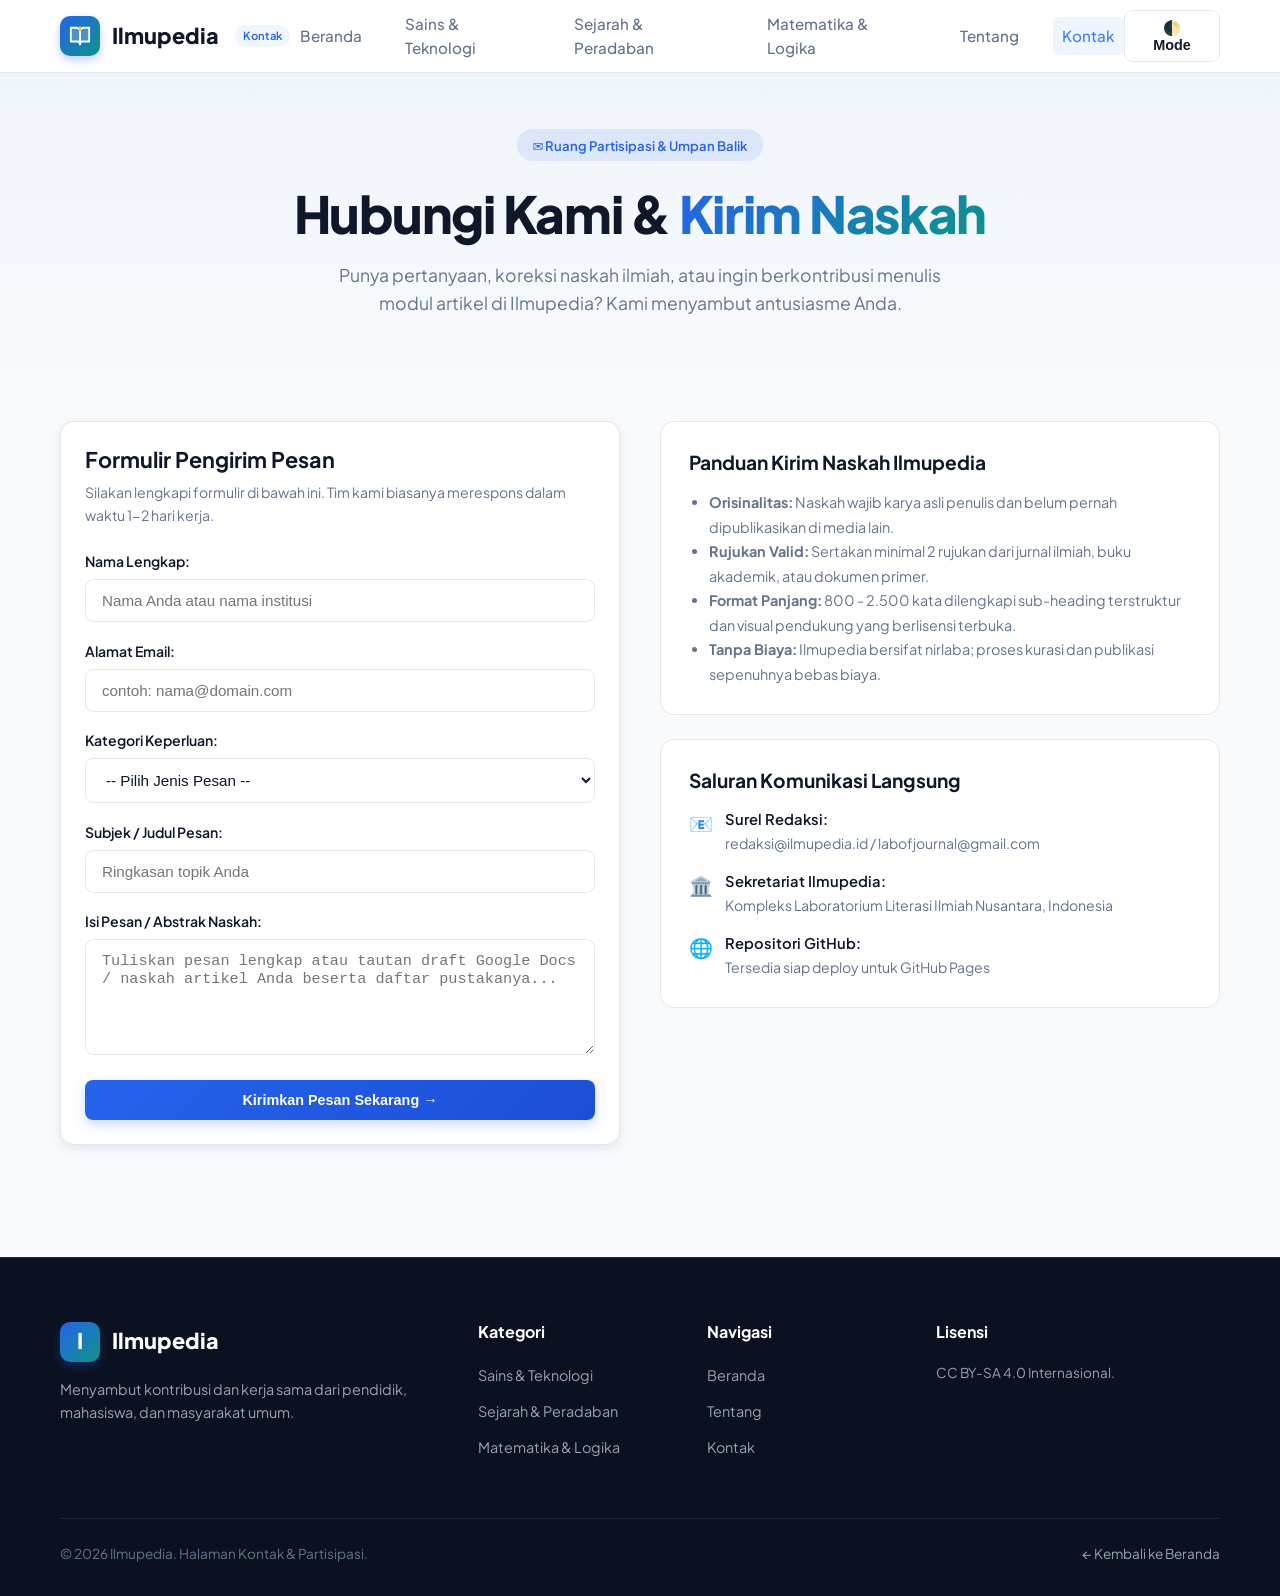
<file: pages/kontak.html>
<!DOCTYPE html>
<html lang="id">
<head>
  <meta charset="UTF-8">
  <meta name="viewport" content="width=device-width, initial-scale=1.0">
  <title>Hubungi Kami & Kirim Naskah - Ilmupedia</title>
  <meta name="description" content="Formulir kontak, pengiriman naskah artikel, saran perbaikan, dan kolaborasi riset edukasi di Ilmupedia.">
  <link rel="preconnect" href="https://fonts.googleapis.com">
  <link rel="preconnect" href="https://fonts.gstatic.com" crossorigin>
  <link href="https://fonts.googleapis.com/css2?family=Plus+Jakarta+Sans:wght@400;500;600;700;800&family=Source+Serif+4:ital,opsz,wght@0,8..60,400;0,8..60,600;0,8..60,700;1,8..60,400&family=JetBrains+Mono:wght@400;500&display=swap" rel="stylesheet">
  <link rel="icon" type="image/svg+xml" href="../favicon.svg">
  <link rel="stylesheet" href="../css/style.css">
</head>
<body>

  <!-- Navigation Bar -->
  <header class="navbar">
    <div class="container nav-container">
      <a href="../home.html" class="brand-logo">
        <div class="brand-icon">
          <svg width="22" height="22" viewBox="0 0 24 24" fill="none" stroke="currentColor" stroke-width="2" stroke-linecap="round" stroke-linejoin="round">
            <path d="M2 3h6a4 4 0 0 1 4 4v14a3 3 0 0 0-3-3H2z" fill="currentColor" fill-opacity="0.2"/>
            <path d="M22 3h-6a4 4 0 0 0-4 4v14a3 3 0 0 1 3-3h7z" fill="currentColor" fill-opacity="0.2"/>
            <path d="M12 7v14"/>
            <path d="M12 2v4" stroke="#fbbf24" stroke-width="2"/>
          </svg>
        </div>
        <span>Ilmupedia</span>
        <span class="brand-badge">Kontak</span>
      </a>

      <button class="mobile-toggle" aria-label="Menu Navigasi">☰</button>

      <ul class="nav-links">
        <li><a href="../home.html" class="nav-link">Beranda</a></li>
        <li><a href="sains.html" class="nav-link">Sains & Teknologi</a></li>
        <li><a href="sejarah.html" class="nav-link">Sejarah & Peradaban</a></li>
        <li><a href="matematika.html" class="nav-link">Matematika & Logika</a></li>
        <li><a href="tentang.html" class="nav-link">Tentang</a></li>
        <li><a href="kontak.html" class="nav-link active">Kontak</a></li>
      </ul>

      <div class="nav-actions">
        <button class="btn btn-outline theme-toggle-btn" title="Ganti Mode Gelap/Terang">🌓 Mode</button>
      </div>
    </div>
  </header>

  <!-- Banner Hero Halaman Kontak -->
  <section class="hero-section">
    <div class="container">
      <div class="hero-pill">
        <span>✉️ Ruang Partisipasi & Umpan Balik</span>
      </div>
      <h1 class="hero-title">Hubungi Kami & <span>Kirim Naskah</span></h1>
      <p class="hero-desc">Punya pertanyaan, koreksi naskah ilmiah, atau ingin berkontribusi menulis modul artikel di Ilmupedia? Kami menyambut antusiasme Anda.</p>
    </div>
  </section>

  <main class="container" style="padding-bottom: 5rem;">

    <div style="display:grid; grid-template-columns:repeat(auto-fit, minmax(320px, 1fr)); gap:2.5rem; margin-top:2rem;">
      
      <!-- Kolom Formulir -->
      <div class="calc-card" style="box-shadow:var(--shadow-md);">
        <h3 style="margin-bottom:0.5rem; font-size:1.35rem;">Formulir Pengirim Pesan</h3>
        <p style="color:var(--text-muted); font-size:0.88rem; margin-bottom:1.5rem;">
          Silakan lengkapi formulir di bawah ini. Tim kami biasanya merespons dalam waktu 1-2 hari kerja.
        </p>

        <!-- Pesan Sukses -->
        <div id="contact-feedback" style="display:none; padding:1rem; background:#ecfdf5; border:1px solid #10b981; color:#065f46; border-radius:var(--radius-sm); margin-bottom:1.25rem; font-size:0.9rem;">
          Pesan berhasil dikirim!
        </div>

        <form id="contact-form">
          <div class="form-group">
            <label class="form-label">Nama Lengkap:</label>
            <input type="text" class="form-input" placeholder="Nama Anda atau nama institusi" required>
          </div>

          <div class="form-group">
            <label class="form-label">Alamat Email:</label>
            <input type="email" class="form-input" placeholder="contoh: nama@domain.com" required>
          </div>

          <div class="form-group">
            <label class="form-label">Kategori Keperluan:</label>
            <select class="form-select" required>
              <option value="">-- Pilih Jenis Pesan --</option>
              <option value="kontribusi">Kirim Naskah Artikel Baru</option>
              <option value="koreksi">Koreksi Data / Rujukan Ilmiah (Erata)</option>
              <option value="pertanyaan">Pertanyaan Konten & Materi</option>
              <option value="kolaborasi">Kerja Sama Edukasi & Penelitian</option>
              <option value="lainnya">Masukan Umum / Lainnya</option>
            </select>
          </div>

          <div class="form-group">
            <label class="form-label">Subjek / Judul Pesan:</label>
            <input type="text" class="form-input" placeholder="Ringkasan topik Anda" required>
          </div>

          <div class="form-group">
            <label class="form-label">Isi Pesan / Abstrak Naskah:</label>
            <textarea class="form-textarea" rows="5" placeholder="Tuliskan pesan lengkap atau tautan draft Google Docs / naskah artikel Anda beserta daftar pustakanya..." required></textarea>
          </div>

          <button type="submit" class="btn btn-primary" style="width:100%; padding:0.75rem;">Kirimkan Pesan Sekarang &rarr;</button>
        </form>
      </div>

      <!-- Kolom Info Kontak & Panduan Penulis -->
      <div>
        <div style="background:var(--bg-card); border:1px solid var(--border-color); border-radius:var(--radius-md); padding:1.75rem; margin-bottom:1.5rem;">
          <h3 style="margin-bottom:1rem; font-size:1.2rem;">Panduan Kirim Naskah Ilmupedia</h3>
          <ul style="font-size:0.9rem; color:var(--text-muted); line-height:1.7; margin-left:1.25rem;">
            <li><strong>Orisinalitas:</strong> Naskah wajib karya asli penulis dan belum pernah dipublikasikan di media lain.</li>
            <li><strong>Rujukan Valid:</strong> Sertakan minimal 2 rujukan dari jurnal ilmiah, buku akademik, atau dokumen primer.</li>
            <li><strong>Format Panjang:</strong> 800 - 2.500 kata dilengkapi sub-heading terstruktur dan visual pendukung yang berlisensi terbuka.</li>
            <li><strong>Tanpa Biaya:</strong> Ilmupedia bersifat nirlaba; proses kurasi dan publikasi sepenuhnya bebas biaya.</li>
          </ul>
        </div>

        <div style="background:var(--bg-card); border:1px solid var(--border-color); border-radius:var(--radius-md); padding:1.75rem;">
          <h3 style="margin-bottom:1rem; font-size:1.2rem;">Saluran Komunikasi Langsung</h3>
          
          <div style="margin-bottom:1rem; display:flex; gap:0.75rem; align-items:flex-start;">
            <span style="font-size:1.2rem;">📧</span>
            <div>
              <div style="font-weight:600; font-size:0.92rem;">Surel Redaksi:</div>
              <div style="font-size:0.88rem; color:var(--text-muted);">redaksi@ilmupedia.id / labofjournal@gmail.com</div>
            </div>
          </div>

          <div style="margin-bottom:1rem; display:flex; gap:0.75rem; align-items:flex-start;">
            <span style="font-size:1.2rem;">🏛️</span>
            <div>
              <div style="font-weight:600; font-size:0.92rem;">Sekretariat Ilmupedia:</div>
              <div style="font-size:0.88rem; color:var(--text-muted);">Kompleks Laboratorium Literasi Ilmiah Nusantara, Indonesia</div>
            </div>
          </div>

          <div style="display:flex; gap:0.75rem; align-items:flex-start;">
            <span style="font-size:1.2rem;">🌐</span>
            <div>
              <div style="font-weight:600; font-size:0.92rem;">Repositori GitHub:</div>
              <div style="font-size:0.88rem; color:var(--text-muted);">Tersedia siap deploy untuk GitHub Pages</div>
            </div>
          </div>
        </div>
      </div>

    </div>

  </main>

  <!-- Footer -->
  <footer class="footer">
    <div class="container">
      <div class="footer-grid">
        <div class="footer-col">
          <div class="brand-logo" style="color:white; margin-bottom: 1rem;">
            <div class="brand-icon">I</div>
            <span>Ilmupedia</span>
          </div>
          <p style="color: #94a3b8; font-size: 0.9rem;">
            Menyambut kontribusi dan kerja sama dari pendidik, mahasiswa, dan masyarakat umum.
          </p>
        </div>
        <div class="footer-col">
          <h4>Kategori</h4>
          <ul class="footer-links">
            <li><a href="sains.html">Sains & Teknologi</a></li>
            <li><a href="sejarah.html">Sejarah & Peradaban</a></li>
            <li><a href="matematika.html">Matematika & Logika</a></li>
          </ul>
        </div>
        <div class="footer-col">
          <h4>Navigasi</h4>
          <ul class="footer-links">
            <li><a href="../home.html">Beranda</a></li>
            <li><a href="tentang.html">Tentang</a></li>
            <li><a href="kontak.html">Kontak</a></li>
          </ul>
        </div>
        <div class="footer-col">
          <h4>Lisensi</h4>
          <p style="color: #94a3b8; font-size: 0.85rem;">CC BY-SA 4.0 Internasional.</p>
        </div>
      </div>
      <div class="footer-bottom">
        <div>&copy; 2026 Ilmupedia. Halaman Kontak & Partisipasi.</div>
        <a href="../home.html" style="color:#94a3b8; text-decoration:none;">&larr; Kembali ke Beranda</a>
      </div>
    </div>
  </footer>

  <script src="../js/main.js"></script>
</body>
</html>
</file>
<file: css/style.css>
/* 
   Ilmupedia - Style Utama (Modern Academic & Clean UI)
   Struktur Proyek Ilmupedia untuk GitHub Pages & Web
*/

:root {
  --primary: #1e3a8a;       /* Deep Navy */
  --primary-light: #3b82f6; /* Azure Blue */
  --accent: #0d9488;        /* Teal Emerald */
  --accent-light: #14b8a6;
  --bg-main: #f8fafc;       /* Slate 50 */
  --bg-card: #ffffff;
  --text-main: #0f172a;     /* Slate 900 */
  --text-muted: #64748b;    /* Slate 500 */
  --border-color: #e2e8f0;  /* Slate 200 */
  --radius-sm: 8px;
  --radius-md: 14px;
  --radius-lg: 20px;
  --shadow-sm: 0 1px 3px rgba(0,0,0,0.05);
  --shadow-md: 0 4px 12px rgba(15, 23, 42, 0.08);
  --shadow-lg: 0 10px 25px rgba(15, 23, 42, 0.12);
  --font-sans: 'Plus Jakarta Sans', system-ui, -apple-system, sans-serif;
  --font-serif: 'Source Serif 4', Georgia, serif;
  --font-mono: 'JetBrains Mono', monospace;
}

[data-theme="dark"] {
  --primary: #38bdf8;
  --primary-light: #60a5fa;
  --accent: #2dd4bf;
  --bg-main: #090d16;
  --bg-card: #131b2e;
  --text-main: #f1f5f9;
  --text-muted: #94a3b8;
  --border-color: #1e293b;
  --shadow-sm: 0 1px 3px rgba(0,0,0,0.4);
  --shadow-md: 0 4px 12px rgba(0, 0, 0, 0.5);
  --shadow-lg: 0 10px 25px rgba(0, 0, 0, 0.6);
}

* {
  box-sizing: border-box;
  margin: 0;
  padding: 0;
}

body {
  font-family: var(--font-sans);
  background-color: var(--bg-main);
  color: var(--text-main);
  line-height: 1.6;
  -webkit-font-smoothing: antialiased;
  min-height: 100vh;
  display: flex;
  flex-direction: column;
}

/* Container */
.container {
  width: 100%;
  max-width: 1200px;
  margin: 0 auto;
  padding: 0 1.25rem;
}

/* Typography */
h1, h2, h3, h4, h5, h6 {
  font-weight: 700;
  color: var(--text-main);
  line-height: 1.25;
}

/* Header & Navbar */
.navbar {
  background: var(--bg-card);
  border-bottom: 1px solid var(--border-color);
  position: sticky;
  top: 0;
  z-index: 50;
  backdrop-filter: blur(12px);
  background-color: rgba(255, 255, 255, 0.95);
}

[data-theme="dark"] .navbar {
  background-color: rgba(19, 27, 46, 0.95);
}

.nav-container {
  display: flex;
  align-items: center;
  justify-content: space-between;
  height: 4.5rem;
}

.brand-logo {
  display: flex;
  align-items: center;
  gap: 0.75rem;
  text-decoration: none;
  color: var(--text-main);
  font-weight: 800;
  font-size: 1.35rem;
}

.brand-icon {
  width: 40px;
  height: 40px;
  background: linear-gradient(135deg, #2563eb, #0d9488);
  border-radius: 10px;
  display: flex;
  align-items: center;
  justify-content: center;
  color: white;
  font-weight: 800;
  box-shadow: 0 4px 10px rgba(37, 99, 235, 0.3);
}

.brand-badge {
  font-size: 0.7rem;
  background: #eff6ff;
  color: #2563eb;
  padding: 2px 8px;
  border-radius: 20px;
  font-weight: 600;
  margin-left: 4px;
}

.nav-links {
  display: flex;
  align-items: center;
  gap: 1.5rem;
  list-style: none;
}

.nav-link {
  text-decoration: none;
  color: var(--text-muted);
  font-weight: 500;
  font-size: 0.95rem;
  transition: color 0.2s;
  display: flex;
  align-items: center;
  gap: 0.35rem;
  padding: 0.4rem 0.6rem;
  border-radius: 6px;
}

.nav-link:hover, .nav-link.active {
  color: var(--primary-light);
  background: rgba(59, 130, 246, 0.08);
}

.nav-actions {
  display: flex;
  align-items: center;
  gap: 0.75rem;
}

.btn {
  display: inline-flex;
  align-items: center;
  justify-content: center;
  gap: 0.5rem;
  padding: 0.55rem 1.1rem;
  font-size: 0.9rem;
  font-weight: 600;
  border-radius: var(--radius-sm);
  text-decoration: none;
  cursor: pointer;
  transition: all 0.2s;
  border: none;
}

.btn-primary {
  background: linear-gradient(135deg, #2563eb, #1d4ed8);
  color: white;
  box-shadow: 0 4px 12px rgba(37, 99, 235, 0.25);
}

.btn-primary:hover {
  background: linear-gradient(135deg, #1d4ed8, #1e40af);
  transform: translateY(-1px);
}

.btn-outline {
  border: 1px solid var(--border-color);
  background: var(--bg-card);
  color: var(--text-main);
}

.btn-outline:hover {
  background: var(--border-color);
}

/* Mobile Toggle */
.mobile-toggle {
  display: none;
  background: none;
  border: none;
  color: var(--text-main);
  font-size: 1.5rem;
  cursor: pointer;
}

/* Hero Section */
.hero-section {
  padding: 3.5rem 0 2.5rem;
  background: linear-gradient(180deg, rgba(37, 99, 235, 0.04) 0%, transparent 100%);
  text-align: center;
}

.hero-pill {
  display: inline-flex;
  align-items: center;
  gap: 0.5rem;
  padding: 0.35rem 1rem;
  border-radius: 50px;
  background: rgba(37, 99, 235, 0.1);
  color: #2563eb;
  font-size: 0.82rem;
  font-weight: 600;
  margin-bottom: 1.25rem;
}

.hero-title {
  font-size: clamp(2rem, 4vw, 3.25rem);
  font-weight: 800;
  letter-spacing: -0.025em;
  margin-bottom: 1rem;
  color: var(--text-main);
}

.hero-title span {
  background: linear-gradient(135deg, #2563eb, #0d9488);
  -webkit-background-clip: text;
  -webkit-text-fill-color: transparent;
}

.hero-desc {
  max-width: 640px;
  margin: 0 auto 2rem;
  font-size: 1.1rem;
  color: var(--text-muted);
}

/* Search Bar */
.search-wrapper {
  max-width: 600px;
  margin: 0 auto 1.5rem;
  position: relative;
}

.search-input {
  width: 100%;
  padding: 1rem 1.25rem 1rem 3.25rem;
  font-size: 1rem;
  border-radius: var(--radius-md);
  border: 1.5px solid var(--border-color);
  background: var(--bg-card);
  color: var(--text-main);
  box-shadow: var(--shadow-md);
  outline: none;
  transition: border-color 0.2s, box-shadow 0.2s;
}

.search-input:focus {
  border-color: #2563eb;
  box-shadow: 0 0 0 4px rgba(37, 99, 235, 0.15);
}

.search-icon-svg {
  position: absolute;
  left: 1.15rem;
  top: 50%;
  transform: translateY(-50%);
  color: var(--text-muted);
  width: 20px;
  height: 20px;
}

/* Category Grid */
.category-cards {
  display: grid;
  grid-template-columns: repeat(auto-fit, minmax(300px, 1fr));
  gap: 1.5rem;
  margin: 2.5rem 0;
}

.cat-card {
  background: var(--bg-card);
  border: 1px solid var(--border-color);
  border-radius: var(--radius-md);
  padding: 1.75rem;
  text-decoration: none;
  transition: all 0.25s cubic-bezier(0.16, 1, 0.3, 1);
  display: flex;
  flex-direction: column;
  position: relative;
  overflow: hidden;
}

.cat-card:hover {
  transform: translateY(-4px);
  box-shadow: var(--shadow-lg);
  border-color: #3b82f6;
}

.cat-icon-box {
  width: 50px;
  height: 50px;
  border-radius: 12px;
  display: flex;
  align-items: center;
  justify-content: center;
  font-size: 1.6rem;
  margin-bottom: 1.25rem;
}

.cat-science { background: #eff6ff; color: #2563eb; }
.cat-history { background: #fef3c7; color: #d97706; }
.cat-math { background: #f0fdf4; color: #16a34a; }

.cat-title {
  font-size: 1.25rem;
  font-weight: 700;
  margin-bottom: 0.5rem;
  color: var(--text-main);
}

.cat-desc {
  color: var(--text-muted);
  font-size: 0.92rem;
  margin-bottom: 1.25rem;
  flex-grow: 1;
}

.cat-arrow {
  color: #2563eb;
  font-weight: 600;
  font-size: 0.88rem;
  display: inline-flex;
  align-items: center;
  gap: 0.4rem;
}

/* Articles Section */
.section-title {
  display: flex;
  align-items: center;
  justify-content: space-between;
  margin-bottom: 1.75rem;
  padding-bottom: 0.75rem;
  border-bottom: 2px solid var(--border-color);
}

.article-grid {
  display: grid;
  grid-template-columns: repeat(auto-fill, minmax(320px, 1fr));
  gap: 1.75rem;
  margin-bottom: 3.5rem;
}

.article-card {
  background: var(--bg-card);
  border-radius: var(--radius-md);
  border: 1px solid var(--border-color);
  overflow: hidden;
  display: flex;
  flex-direction: column;
  transition: transform 0.2s, box-shadow 0.2s;
  text-decoration: none;
  color: inherit;
}

.article-card:hover {
  transform: translateY(-3px);
  box-shadow: var(--shadow-md);
}

.article-thumb {
  height: 190px;
  position: relative;
  overflow: hidden;
  background: #cbd5e1;
}

.article-thumb img {
  width: 100%;
  height: 100%;
  object-fit: cover;
  transition: transform 0.4s ease;
}

.article-card:hover .article-thumb img {
  transform: scale(1.05);
}

.badge-tag {
  position: absolute;
  top: 1rem;
  left: 1rem;
  background: rgba(15, 23, 42, 0.85);
  backdrop-filter: blur(6px);
  color: #ffffff;
  font-size: 0.75rem;
  font-weight: 600;
  padding: 0.25rem 0.75rem;
  border-radius: 20px;
}

.article-body {
  padding: 1.25rem;
  display: flex;
  flex-direction: column;
  flex-grow: 1;
}

.article-meta {
  display: flex;
  align-items: center;
  gap: 0.85rem;
  font-size: 0.8rem;
  color: var(--text-muted);
  margin-bottom: 0.65rem;
}

.article-title {
  font-size: 1.15rem;
  font-weight: 700;
  line-height: 1.4;
  margin-bottom: 0.6rem;
}

.article-snippet {
  color: var(--text-muted);
  font-size: 0.88rem;
  margin-bottom: 1.25rem;
  flex-grow: 1;
  display: -webkit-box;
  -webkit-line-clamp: 2;
  -webkit-box-orient: vertical;
  overflow: hidden;
}

.article-footer-card {
  display: flex;
  align-items: center;
  justify-content: space-between;
  border-top: 1px solid var(--border-color);
  padding-top: 0.75rem;
  font-size: 0.82rem;
  color: var(--text-muted);
}

/* Article Detail Page Specific */
.article-header {
  margin: 2.5rem auto 1.75rem;
  max-width: 800px;
}

.article-title-lg {
  font-family: var(--font-sans);
  font-size: clamp(1.8rem, 3.5vw, 2.75rem);
  font-weight: 800;
  line-height: 1.25;
  margin: 1rem 0;
}

.author-box {
  display: flex;
  align-items: center;
  gap: 1rem;
  padding: 1rem 0;
  border-top: 1px solid var(--border-color);
  border-bottom: 1px solid var(--border-color);
  margin-bottom: 2rem;
}

.author-avatar {
  width: 48px;
  height: 48px;
  border-radius: 50%;
  object-fit: cover;
}

.reading-content {
  max-width: 800px;
  margin: 0 auto;
  font-family: var(--font-serif);
  font-size: 1.15rem;
  line-height: 1.85;
  color: var(--text-main);
}

.reading-content p {
  margin-bottom: 1.5rem;
}

.reading-content h2, .reading-content h3 {
  font-family: var(--font-sans);
  margin: 2.5rem 0 1rem;
}

.reading-content blockquote {
  border-left: 4px solid var(--primary-light);
  padding: 1rem 1.5rem;
  background: rgba(59, 130, 246, 0.05);
  font-style: italic;
  margin: 1.75rem 0;
  border-radius: 0 var(--radius-sm) var(--radius-sm) 0;
}

.math-formula-box {
  background: #0f172a;
  color: #38bdf8;
  padding: 1.25rem;
  border-radius: var(--radius-sm);
  font-family: var(--font-mono);
  font-size: 1.1rem;
  margin: 1.5rem 0;
  text-align: center;
  overflow-x: auto;
}

/* Calculator & Tools */
.calc-card {
  background: var(--bg-card);
  border: 1px solid var(--border-color);
  border-radius: var(--radius-md);
  padding: 1.5rem;
  box-shadow: var(--shadow-sm);
  margin-bottom: 2rem;
}

.form-group {
  margin-bottom: 1.1rem;
}

.form-label {
  display: block;
  font-size: 0.88rem;
  font-weight: 600;
  margin-bottom: 0.4rem;
  color: var(--text-main);
}

.form-input, .form-textarea, .form-select {
  width: 100%;
  padding: 0.75rem 1rem;
  font-size: 0.95rem;
  border: 1px solid var(--border-color);
  border-radius: var(--radius-sm);
  background: var(--bg-card);
  color: var(--text-main);
  outline: none;
}

.form-input:focus, .form-textarea:focus, .form-select:focus {
  border-color: #2563eb;
  box-shadow: 0 0 0 3px rgba(37, 99, 235, 0.15);
}

/* Comments Section */
.comment-box {
  background: var(--bg-card);
  border: 1px solid var(--border-color);
  border-radius: var(--radius-md);
  padding: 1.5rem;
  margin-top: 3rem;
  max-width: 800px;
  margin-left: auto;
  margin-right: auto;
}

.comment-item {
  border-bottom: 1px solid var(--border-color);
  padding: 1rem 0;
}

.comment-item:last-child {
  border-bottom: none;
}

/* Footer */
.footer {
  margin-top: auto;
  background: #0b1120;
  color: #cbd5e1;
  padding: 4rem 0 2rem;
  border-top: 1px solid #1e293b;
}

.footer-grid {
  display: grid;
  grid-template-columns: 2fr 1fr 1fr 1.5fr;
  gap: 2.5rem;
  margin-bottom: 3rem;
}

.footer-col h4 {
  color: #ffffff;
  font-size: 1rem;
  margin-bottom: 1.25rem;
}

.footer-links {
  list-style: none;
}

.footer-links li {
  margin-bottom: 0.65rem;
}

.footer-links a {
  color: #94a3b8;
  text-decoration: none;
  font-size: 0.9rem;
  transition: color 0.2s;
}

.footer-links a:hover {
  color: #38bdf8;
}

.footer-bottom {
  border-top: 1px solid #1e293b;
  padding-top: 1.5rem;
  display: flex;
  align-items: center;
  justify-content: space-between;
  font-size: 0.85rem;
  color: #64748b;
}

/* Responsive */
@media (max-width: 900px) {
  .footer-grid {
    grid-template-columns: 1fr 1fr;
  }
}

@media (max-width: 768px) {
  .mobile-toggle {
    display: block;
  }
  .nav-links {
    display: none;
    position: absolute;
    top: 4.5rem;
    left: 0;
    right: 0;
    background: var(--bg-card);
    flex-direction: column;
    padding: 1.5rem;
    border-bottom: 1px solid var(--border-color);
    box-shadow: var(--shadow-md);
  }
  .nav-links.show {
    display: flex;
  }
  .footer-grid {
    grid-template-columns: 1fr;
  }
  .footer-bottom {
    flex-direction: column;
    gap: 1rem;
    text-align: center;
  }
}
</file>
